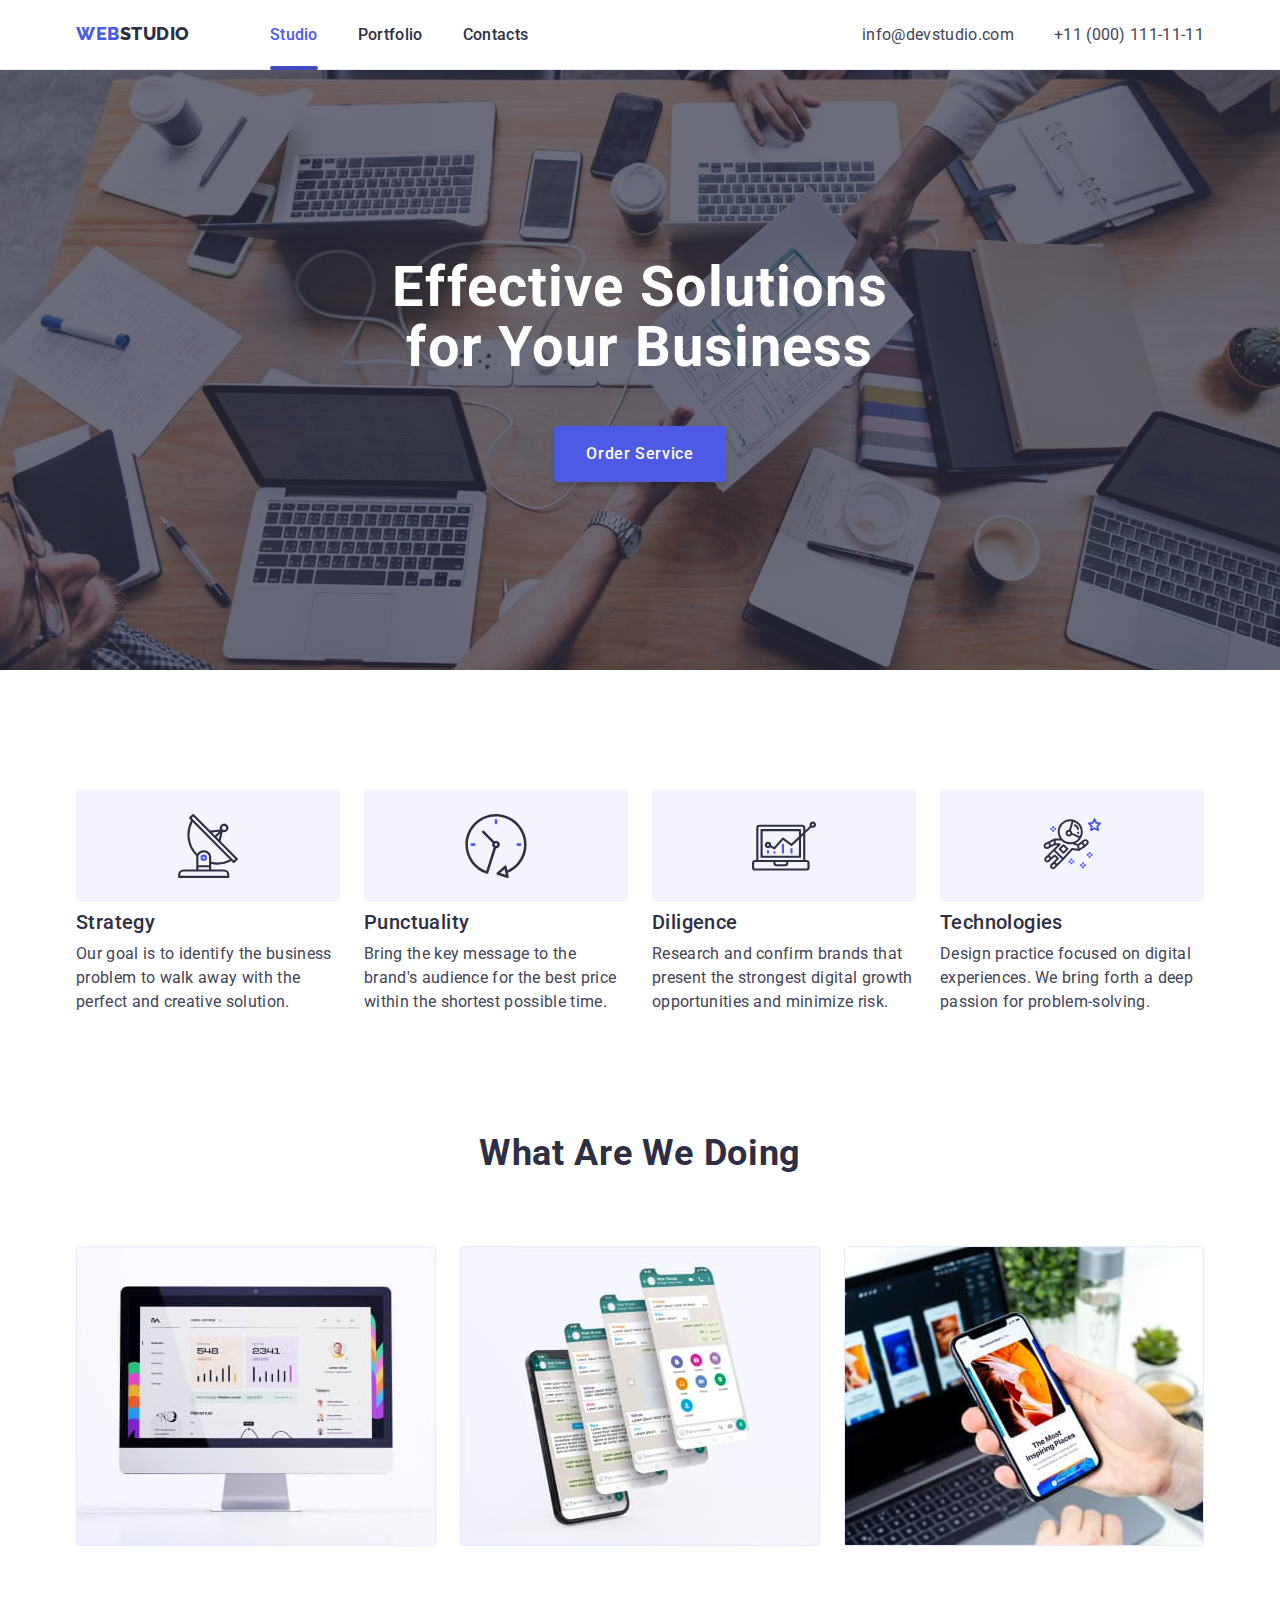
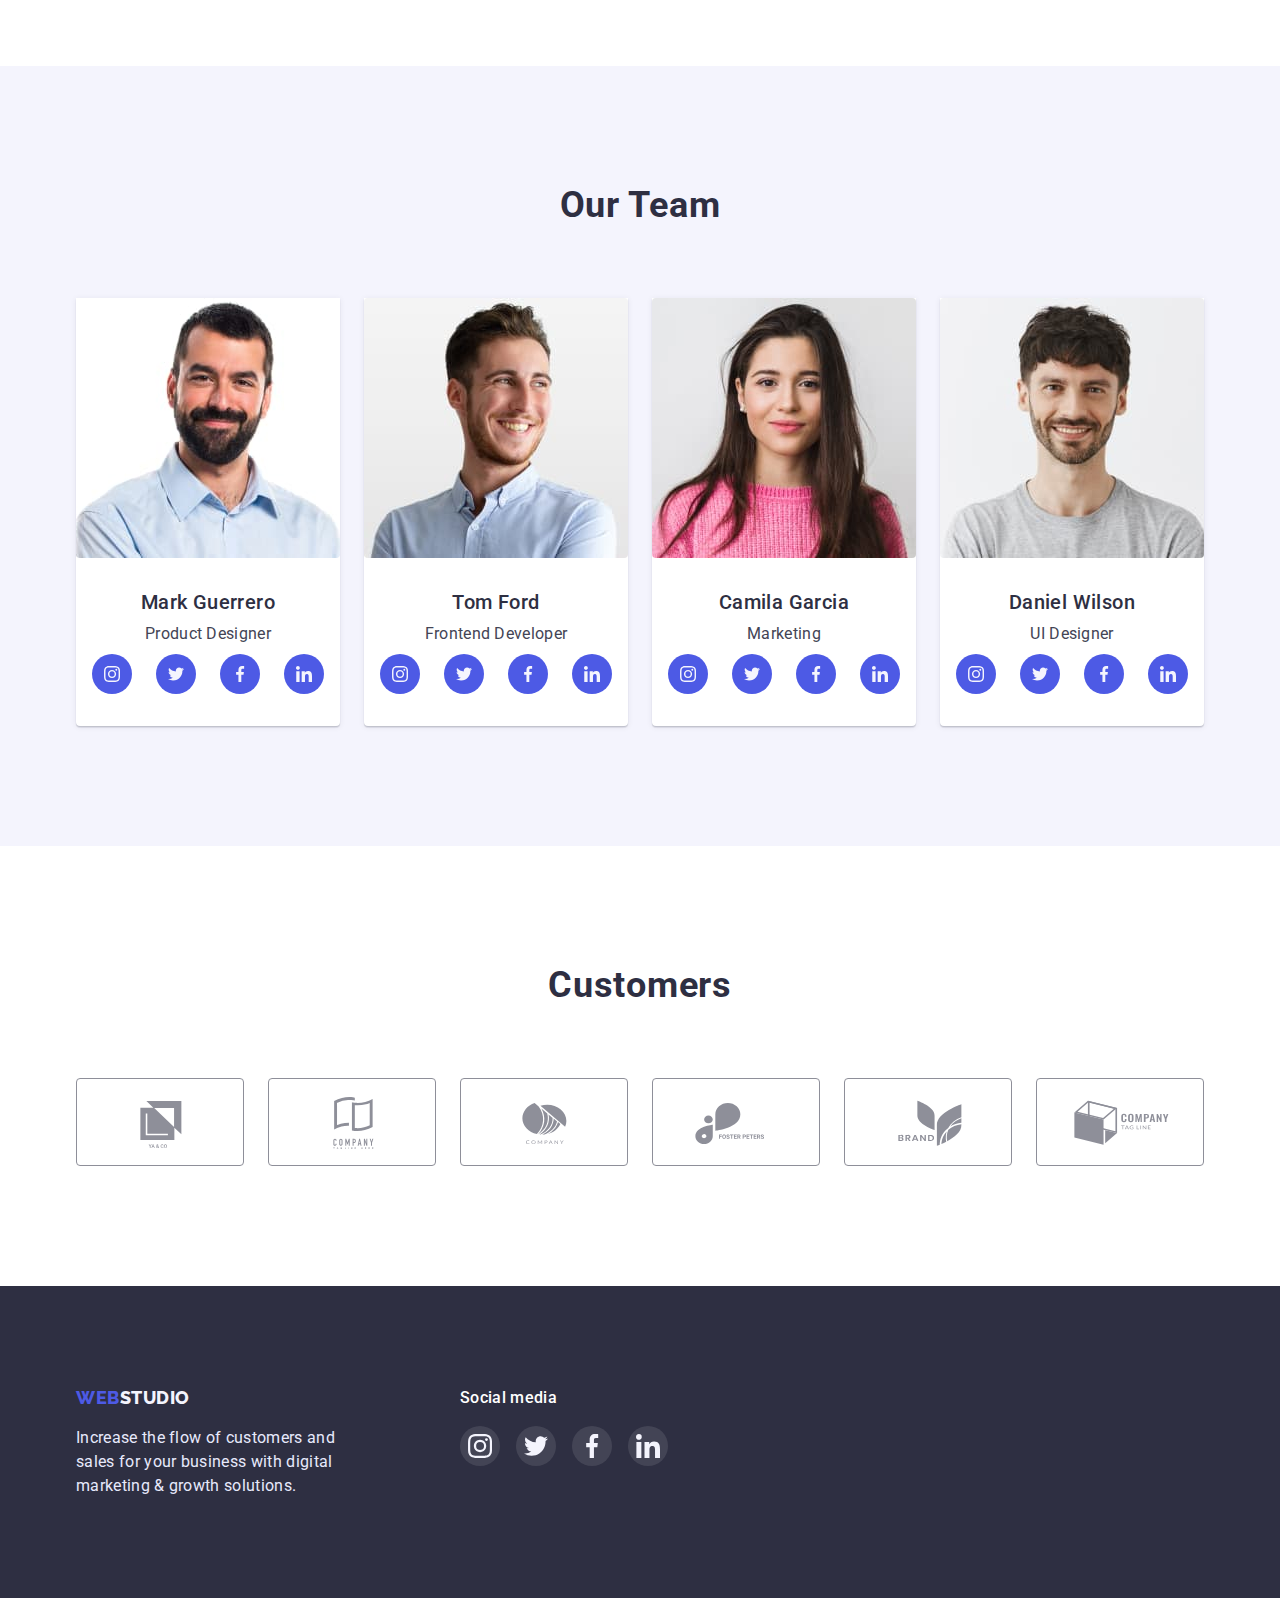
<file: index.html>
<!DOCTYPE html>
<html lang="en">
  <head>
    <meta charset="UTF-8" />
    <meta http-equiv="X-UA-Compatible" content="IE=edge" />
    <meta name="viewport" content="width=device-width, initial-scale=1.0" />
    <meta name="description" content="HomeWork Page" />
    <meta name="keywords" content="homework, Figma, GitHub" />
    <meta name="author" content="Dmytro Frolin" />
    <link rel="preconnect" href="https://fonts.googleapis.com" />
    <link rel="preconnect" href="https://fonts.gstatic.com" crossorigin />
    <link
      href="https://fonts.googleapis.com/css2?family=Raleway:ital,wght@0,800;1,800&family=Roboto:ital,wght@0,400;0,500;0,700;0,900;1,400;1,500;1,700;1,900&display=swap"
      rel="stylesheet"
    />
    <link
      rel="stylesheet"
      href="https://cdnjs.cloudflare.com/ajax/libs/modern-normalize/1.0.0/modern-normalize.min.css"
    />
    <link rel="stylesheet" href="./css/styles.css" />
    <title>Home</title>
  </head>
  <body>
    <header class="header">
      <div class="container">
        <nav>
          <a class="header__logo" href="./index.html"
            ><span class="header__logo--iris">Web</span>Studio</a
          >
          <ul class="menu">
            <li class="menu__list">
              <a class="menu__list-text current" href="./index.html">Studio</a>
            </li>
            <li class="menu__list">
              <a class="menu__list-text" href="./portfolio.html">Portfolio</a>
            </li>
            <li class="menu__list">
              <a class="menu__list-text" href="#">Contacts</a>
            </li>
          </ul>
        </nav>
        <address class="addres">
          <ul class="address__list">
            <li class="address__link">
              <a class="address__link-text" href="mailto:info@devstudio.com">info@devstudio.com</a>
            </li>
            <li class="address__link">
              <a class="address__link-text" href="tel:+110001111111">+11 (000) 111-11-11</a>
            </li>
          </ul>
        </address>
      </div>
    </header>
    <main>
      <section class="main-section">
        <div class="container">
          <h1 class="main-section__title">Effective Solutions for Your Business</h1>
          <button class="main-section__button" type="button" data-modal-open>Order Service</button>
          <div class="backdrop is-hidden" data-modal>
            <div class="modal">
              <button class="modal__button" data-modal-close></button>
            </div>
          </div>
        </div>
      </section>
      <section class="section">
        <div class="container">
          <h2 class="visually-hidden">Features</h2>
          <ul class="features">
            <li class="features__item">
              <div class="features__wrapper">
                <svg class="features__icon" width="64" height="64">
                  <use href="./images/icons.svg#antenna"></use>
                </svg>
              </div>
              <h3 class="features__title">Strategy</h3>
              <p class="features__text">
                Our goal is to identify the business problem to walk away with the perfect and
                creative solution.
              </p>
            </li>
            <li class="features__item">
              <div class="features__wrapper">
                <svg class="features__icon" width="64" height="64">
                  <use href="./images/icons.svg#clock"></use>
                </svg>
              </div>
              <h3 class="features__title">Punctuality</h3>
              <p class="features__text">
                Bring the key message to the brand's audience for the best price within the shortest
                possible time.
              </p>
            </li>
            <li class="features__item">
              <div class="features__wrapper">
                <svg class="features__icon" width="64" height="64">
                  <use href="./images/icons.svg#diagram"></use>
                </svg>
              </div>
              <h3 class="features__title">Diligence</h3>
              <p class="features__text">
                Research and confirm brands that present the strongest digital growth opportunities
                and minimize risk.
              </p>
            </li>
            <li class="features__item">
              <div class="features__wrapper">
                <svg class="features__icon" width="64" height="64">
                  <use href="./images/icons.svg#astronaut"></use>
                </svg>
              </div>
              <h3 class="features__title">Technologies</h3>
              <p class="features__text">
                Design practice focused on digital experiences. We bring forth a deep passion for
                problem-solving.
              </p>
            </li>
          </ul>
        </div>
      </section>
      <section class="our-work section">
        <div class="container">
          <h2 class="our-work__title">What are we doing</h2>
          <ul class="our-work__list">
            <li class="our-work__item">
              <img
                src="./images/desktop.jpg"
                alt="Desktop version photo"
                class="our-work__image"
                width="360"
              />
            </li>
            <li class="our-work__item">
              <img
                src="./images/mobile.jpg"
                alt="Mobile version photo"
                class="our-work__image"
                width="360"
              />
            </li>
            <li class="our-work__item">
              <img
                src="./images/both.jpg"
                alt="Desktop and Mobile version photo"
                class="our-work__image"
                width="360"
              />
            </li>
          </ul>
        </div>
      </section>
      <section class="our-team section">
        <div class="container">
          <h2 class="our-team__title">Our team</h2>
          <ul class="our-team__list">
            <li class="our-team__item">
              <img
                src="./images/markguerrero.jpg"
                alt="Product Designer photo"
                class="our-team__image"
                width="264"
              />
              <div class="our-team__wrapper">
                <h3 class="our-team__subtitle">Mark Guerrero</h3>
                <p class="our-team__text">Product Designer</p>
                <ul class="logo__list">
                  <li class="logo__item">
                    <a class="logo__link" href="#">
                      <svg class="logo__icon" width="16" height="16">
                        <use href="./images/icons.svg#instagram"></use>
                      </svg>
                    </a>
                  </li>
                  <li class="logo__item">
                    <a class="logo__link" href="#">
                      <svg class="logo__icon" width="16" height="16">
                        <use href="./images/icons.svg#twitter"></use>
                      </svg>
                    </a>
                  </li>
                  <li class="logo__item">
                    <a class="logo__link" href="#">
                      <svg class="logo__icon" width="16" height="16">
                        <use href="./images/icons.svg#facebook"></use>
                      </svg>
                    </a>
                  </li>
                  <li class="logo__item">
                    <a class="logo__link" href="#">
                      <svg class="logo__icon" width="16" height="16">
                        <use href="./images/icons.svg#linkedin"></use>
                      </svg>
                    </a>
                  </li>
                </ul>
              </div>
            </li>
            <li class="our-team__item">
              <img
                src="./images/tomford.jpg"
                alt="Frontend Developer photo"
                class="our-team__image"
                width="264"
              />
              <div class="our-team__wrapper">
                <h3 class="our-team__subtitle">Tom Ford</h3>
                <p class="our-team__text">Frontend Developer</p>
                <ul class="logo__list">
                  <li class="logo__item">
                    <a class="logo__link" href="#">
                      <svg class="logo__icon" width="16" height="16">
                        <use href="./images/icons.svg#instagram"></use>
                      </svg>
                    </a>
                  </li>
                  <li class="logo__item">
                    <a class="logo__link" href="#">
                      <svg class="logo__icon" width="16" height="16">
                        <use href="./images/icons.svg#twitter"></use>
                      </svg>
                    </a>
                  </li>
                  <li class="logo__item">
                    <a class="logo__link" href="#">
                      <svg class="logo__icon" width="16" height="16">
                        <use href="./images/icons.svg#facebook"></use>
                      </svg>
                    </a>
                  </li>
                  <li class="logo__item">
                    <a class="logo__link" href="#">
                      <svg class="logo__icon" width="16" height="16">
                        <use href="./images/icons.svg#linkedin"></use>
                      </svg>
                    </a>
                  </li>
                </ul>
              </div>
            </li>
            <li class="our-team__item">
              <img
                src="./images/camilagarcia.jpg"
                alt="Marketing employee photo"
                class="our-team__image"
                width="264"
              />
              <div class="our-team__wrapper">
                <h3 class="our-team__subtitle">Camila Garcia</h3>
                <p class="our-team__text">Marketing</p>
                <ul class="logo__list">
                  <li class="logo__item">
                    <a class="logo__link" href="#">
                      <svg class="logo__icon" width="16" height="16">
                        <use href="./images/icons.svg#instagram"></use>
                      </svg>
                    </a>
                  </li>
                  <li class="logo__item">
                    <a class="logo__link" href="#">
                      <svg class="logo__icon" width="16" height="16">
                        <use href="./images/icons.svg#twitter"></use>
                      </svg>
                    </a>
                  </li>
                  <li class="logo__item">
                    <a class="logo__link" href="#">
                      <svg class="logo__icon" width="16" height="16">
                        <use href="./images/icons.svg#facebook"></use>
                      </svg>
                    </a>
                  </li>
                  <li class="logo__item">
                    <a class="logo__link" href="#">
                      <svg class="logo__icon" width="16" height="16">
                        <use href="./images/icons.svg#linkedin"></use>
                      </svg>
                    </a>
                  </li>
                </ul>
              </div>
            </li>
            <li class="our-team__item">
              <img
                src="./images/danielwilson.jpg"
                alt="UI Designer photo"
                class="our-team__image"
                width="264"
              />
              <div class="our-team__wrapper">
                <h3 class="our-team__subtitle">Daniel Wilson</h3>
                <p class="our-team__text">UI Designer</p>
                <ul class="logo__list">
                  <li class="logo__item">
                    <a class="logo__link" href="#">
                      <svg class="logo__icon" width="16" height="16">
                        <use href="./images/icons.svg#instagram"></use>
                      </svg>
                    </a>
                  </li>
                  <li class="logo__item">
                    <a class="logo__link" href="#">
                      <svg class="logo__icon" width="16" height="16">
                        <use href="./images/icons.svg#twitter"></use>
                      </svg>
                    </a>
                  </li>
                  <li class="logo__item">
                    <a class="logo__link" href="#">
                      <svg class="logo__icon" width="16" height="16">
                        <use href="./images/icons.svg#facebook"></use>
                      </svg>
                    </a>
                  </li>
                  <li class="logo__item">
                    <a class="logo__link" href="#">
                      <svg class="logo__icon" width="16" height="16">
                        <use href="./images/icons.svg#linkedin"></use>
                      </svg>
                    </a>
                  </li>
                </ul>
              </div>
            </li>
          </ul>
        </div>
      </section>
      <section class="section customers">
        <div class="container">
          <h2 class="customers__title">customers</h2>
          <ul class="customers__list">
            <li class="customers__item">
              <a class="customers__link" href="#">
                <svg class="customer__icon" width="104" height="56">
                  <use href="./images/icons.svg#logo-1"></use>
                </svg>
              </a>
            </li>
            <li class="customers__item">
              <a class="customers__link" href="#">
                <svg class="customer__icon" width="104" height="56">
                  <use href="./images/icons.svg#logo-2"></use>
                </svg>
              </a>
            </li>
            <li class="customers__item">
              <a class="customers__link" href="#">
                <svg class="customer__icon" width="104" height="56">
                  <use href="./images/icons.svg#logo-3"></use>
                </svg>
              </a>
            </li>
            <li class="customers__item">
              <a class="customers__link" href="#">
                <svg class="customer__icon" width="104" height="56">
                  <use href="./images/icons.svg#logo-4"></use>
                </svg>
              </a>
            </li>
            <li class="customers__item">
              <a class="customers__link" href="#">
                <svg class="customer__icon" width="104" height="56">
                  <use href="./images/icons.svg#logo-5"></use>
                </svg>
              </a>
            </li>
            <li class="customers__item">
              <a class="customers__link" href="#">
                <svg class="customer__icon" width="104" height="56">
                  <use href="./images/icons.svg#logo-6"></use>
                </svg>
              </a>
            </li>
          </ul>
        </div>
      </section>
    </main>
    <footer class="footer">
      <div class="container">
        <div class="wrapper--first">
          <a class="footer__logo" href="./index.html">
            <span class="footer__logo--iris">Web</span>Studio
          </a>
          <p class="footer__text">
            Increase the flow of customers and sales for your business with digital marketing &
            growth solutions.
          </p>
        </div>
        <div class="wrapper--second">
          <p class="footer-icon__text">Social media</p>
          <ul class="footer-icon__list">
            <li class="footer-icon__item">
              <a class="footer-icon__link" href="#">
                <svg class="footer-icon__icon" width="24" height="24">
                  <use href="./images/icons.svg#instagram-2"></use>
                </svg>
              </a>
            </li>
            <li class="footer-icon__item">
              <a class="footer-icon__link" href="#">
                <svg class="footer-icon__icon" width="24" height="24">
                  <use href="./images/icons.svg#twitter-2"></use>
                </svg>
              </a>
            </li>
            <li class="footer-icon__item">
              <a class="footer-icon__link" href="#">
                <svg class="footer-icon__icon" width="24" height="24">
                  <use href="./images/icons.svg#facebook-2"></use>
                </svg>
              </a>
            </li>
            <li class="footer-icon__item">
              <a class="footer-icon__link" href="#">
                <svg class="footer-icon__icon" width="24" height="24">
                  <use href="./images/icons.svg#linkedin-2"></use>
                </svg>
              </a>
            </li>
          </ul>
        </div>
      </div>
    </footer>
    <script src="./js/modal.js"></script>
  </body>
</html>
</file>
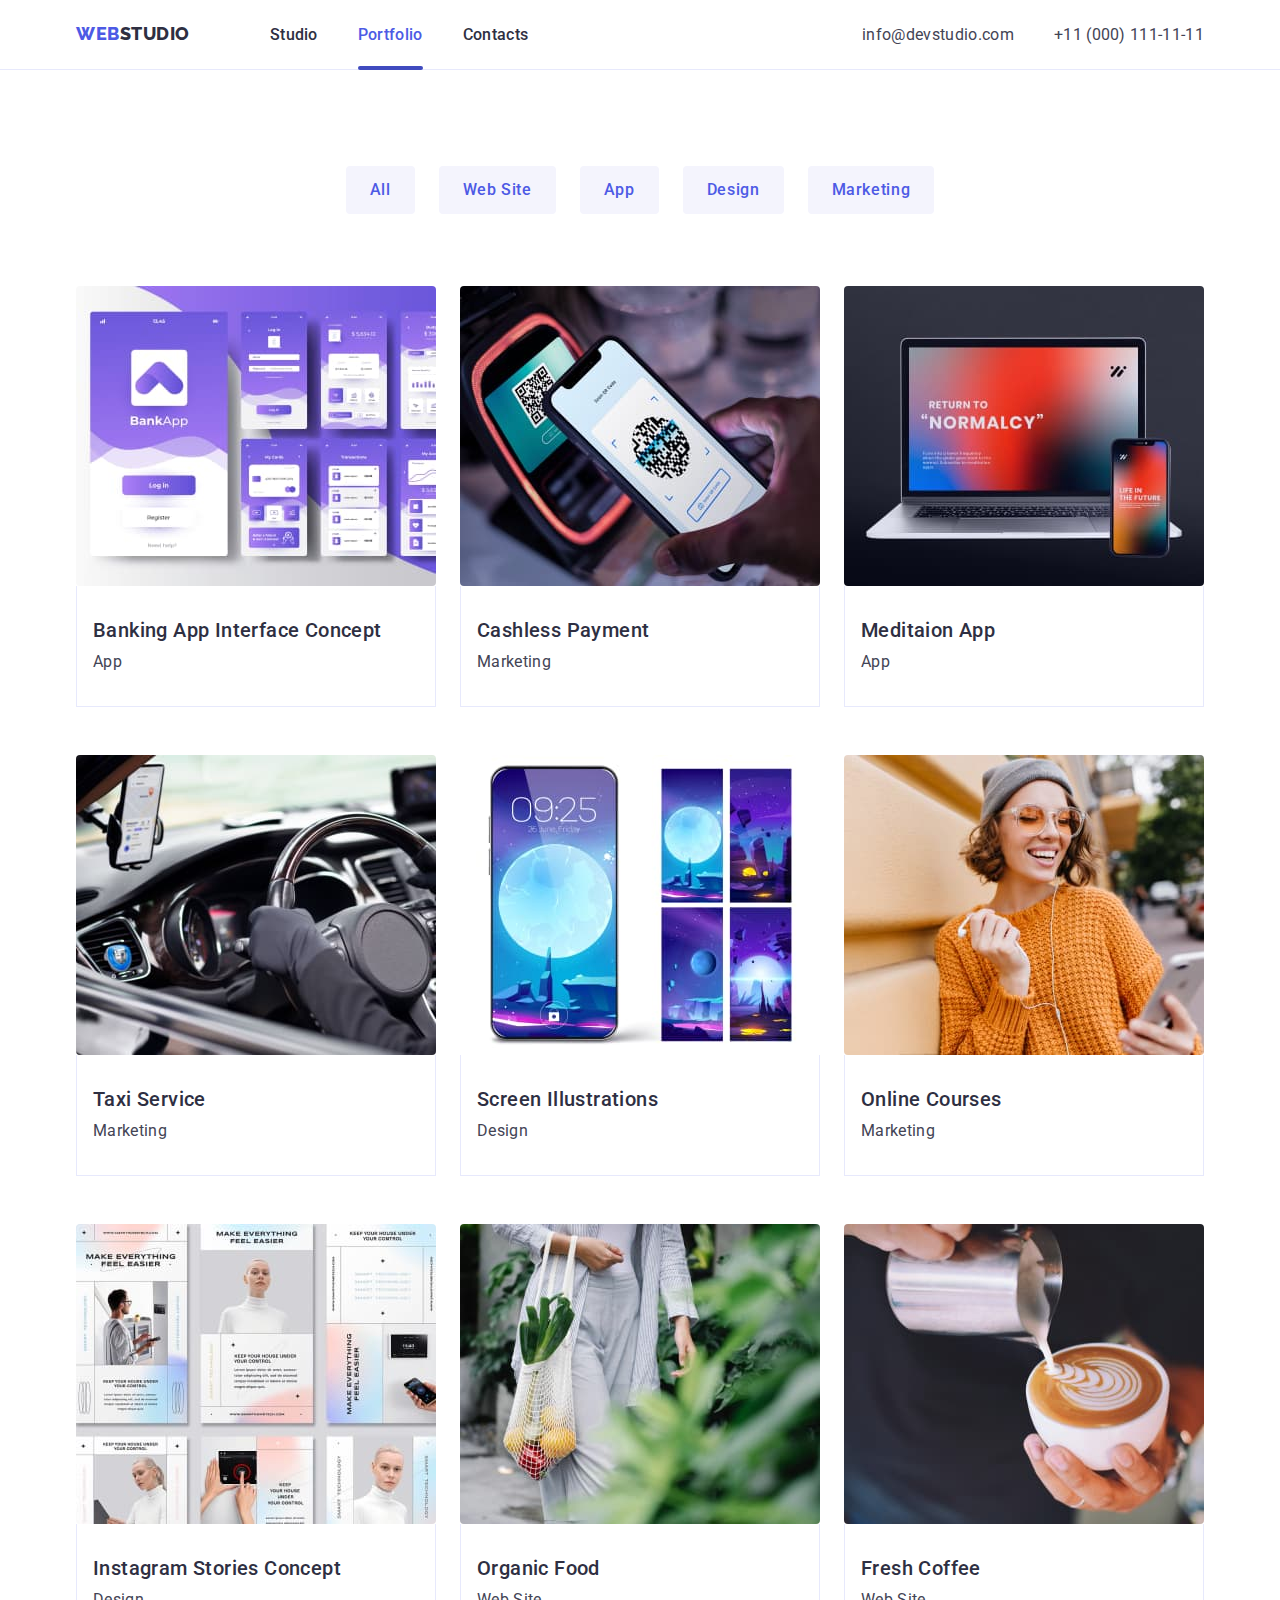
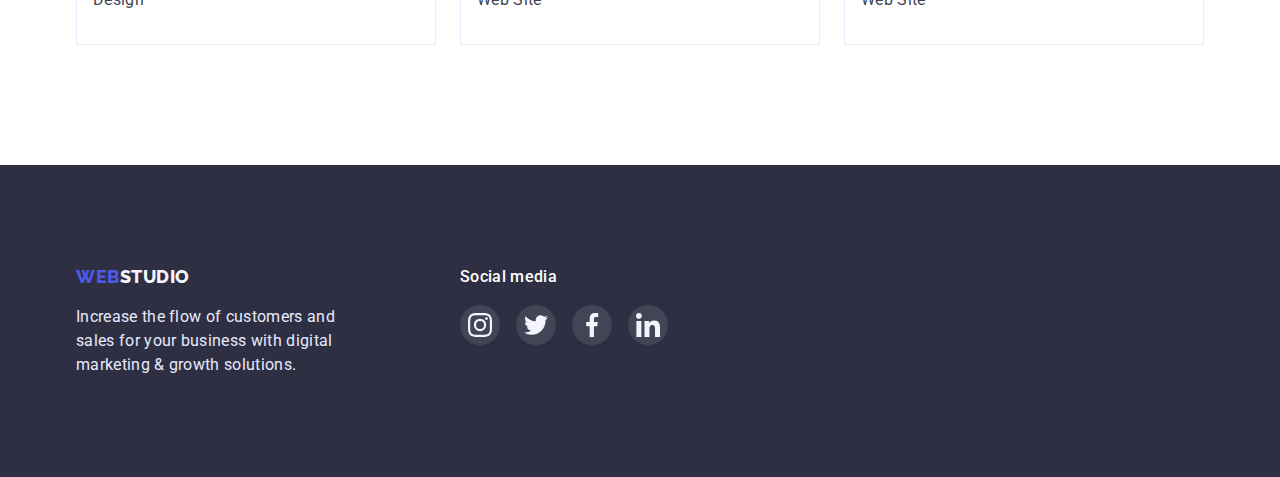
<file: portfolio.html>
<!DOCTYPE html>
<html lang="en">
  <head>
    <meta charset="UTF-8" />
    <meta http-equiv="X-UA-Compatible" content="IE=edge" />
    <meta name="viewport" content="width=device-width, initial-scale=1.0" />
    <meta name="description" content="HomeWork Page" />
    <meta name="keywords" content="homework, Figma, GitHub" />
    <meta name="author" content="Dmytro Frolin" />
    <link rel="preconnect" href="https://fonts.googleapis.com" />
    <link rel="preconnect" href="https://fonts.gstatic.com" crossorigin />
    <link
      href="https://fonts.googleapis.com/css2?family=Raleway:ital,wght@0,800;1,800&family=Roboto:ital,wght@0,400;0,500;0,700;0,900;1,400;1,500;1,700;1,900&display=swap"
      rel="stylesheet"
    />
    <link
      rel="stylesheet"
      href="https://cdnjs.cloudflare.com/ajax/libs/modern-normalize/1.0.0/modern-normalize.min.css"
    />
    <link rel="stylesheet" href="./css/styles.css" />
    <title>Portfolio</title>
  </head>
  <body>
    <header class="header">
      <div class="container">
        <nav>
          <a class="header__logo" href="./index.html"
            ><span class="header__logo--iris">Web</span>Studio</a
          >
          <ul class="menu">
            <li class="menu__list">
              <a class="menu__list-text" href="./index.html">Studio</a>
            </li>
            <li class="menu__list">
              <a class="menu__list-text current" href="./portfolio.html">Portfolio</a>
            </li>
            <li class="menu__list">
              <a class="menu__list-text" href="#">Contacts</a>
            </li>
          </ul>
        </nav>
        <address class="addres">
          <ul class="address__list">
            <li class="address__link">
              <a class="address__link-text" href="mailto:info@devstudio.com">info@devstudio.com</a>
            </li>
            <li class="address__link">
              <a class="address__link-text" href="tel:+110001111111">+11 (000) 111-11-11</a>
            </li>
          </ul>
        </address>
      </div>
    </header>
    <main>
      <section class="portfolio">
        <div class="container">
          <h1 class="visually-hidden">Portfolio</h1>
          <ul class="filter">
            <li>
              <button class="filter__button" type="button">All</button>
            </li>
            <li>
              <button class="filter__button" type="button">Web Site</button>
            </li>
            <li>
              <button class="filter__button" type="button">App</button>
            </li>
            <li>
              <button class="filter__button" type="button">Design</button>
            </li>
            <li>
              <button class="filter__button" type="button">Marketing</button>
            </li>
          </ul>
          <ul class="portfolio__list">
            <li class="portfolio__item">
              <a class="portfolio__link" href="#">
                <div class="thumb">
                  <img
                    class="portfolio__image"
                    src="./images/bankingapp.jpg"
                    alt="Banking app"
                    width="360"
                  />
                  <div class="thumb__overlay">
                    <p class="thumb__text">
                      14 Stylish and User-Friendly App Design Concepts · Task Manager App · Calorie
                      Tracker App · Exotic Fruit Ecommerce App · Cloud Storage App
                    </p>
                  </div>
                </div>
                <div class="portfolio__wrapper">
                  <h2 class="portfolio__subtitle">Banking App Interface Concept</h2>
                  <p class="portfolio__text">App</p>
                </div>
              </a>
            </li>
            <li class="portfolio__item">
              <a class="portfolio__link" href="#">
                <div class="thumb">
                  <img
                    class="portfolio__image"
                    src="./images/cashlesspayment.jpg"
                    alt="Cashless payment"
                    width="360"
                  />
                  <div class="thumb__overlay">
                    <p class="thumb__text">
                      14 Stylish and User-Friendly App Design Concepts · Task Manager App · Calorie
                      Tracker App · Exotic Fruit Ecommerce App · Cloud Storage App
                    </p>
                  </div>
                </div>
                <div class="portfolio__wrapper">
                  <h2 class="portfolio__subtitle">Cashless Payment</h2>
                  <p class="portfolio__text">Marketing</p>
                </div>
              </a>
            </li>
            <li class="portfolio__item">
              <a class="portfolio__link" href="#">
                <div class="thumb">
                  <img
                    class="portfolio__image"
                    src="./images/mediationapp.jpg"
                    alt="Mediation app"
                    width="360"
                  />
                  <div class="thumb__overlay">
                    <p class="thumb__text">
                      14 Stylish and User-Friendly App Design Concepts · Task Manager App · Calorie
                      Tracker App · Exotic Fruit Ecommerce App · Cloud Storage App
                    </p>
                  </div>
                </div>
                <div class="portfolio__wrapper">
                  <h2 class="portfolio__subtitle">Meditaion App</h2>
                  <p class="portfolio__text">App</p>
                </div>
              </a>
            </li>
            <li class="portfolio__item">
              <a class="portfolio__link" href="#">
                <div class="thumb">
                  <img
                    class="portfolio__image"
                    src="./images/taxiservice.jpg"
                    alt="Taxi service"
                    width="360"
                  />
                  <div class="thumb__overlay">
                    <p class="thumb__text">
                      14 Stylish and User-Friendly App Design Concepts · Task Manager App · Calorie
                      Tracker App · Exotic Fruit Ecommerce App · Cloud Storage App
                    </p>
                  </div>
                </div>
                <div class="portfolio__wrapper">
                  <h2 class="portfolio__subtitle">Taxi Service</h2>
                  <p class="portfolio__text">Marketing</p>
                </div>
              </a>
            </li>
            <li class="portfolio__item">
              <a class="portfolio__link" href="#">
                <div class="thumb">
                  <img
                    class="portfolio__image"
                    src="./images/screenillustrations.jpg"
                    alt="Screen Illustrations"
                    width="360"
                  />
                  <div class="thumb__overlay">
                    <p class="thumb__text">
                      14 Stylish and User-Friendly App Design Concepts · Task Manager App · Calorie
                      Tracker App · Exotic Fruit Ecommerce App · Cloud Storage App
                    </p>
                  </div>
                </div>
                <div class="portfolio__wrapper">
                  <h2 class="portfolio__subtitle">Screen Illustrations</h2>
                  <p class="portfolio__text">Design</p>
                </div>
              </a>
            </li>
            <li class="portfolio__item">
              <a class="portfolio__link" href="#">
                <div class="thumb">
                  <img
                    class="portfolio__image"
                    src="./images/onlinecourses.jpg"
                    alt="Online courses"
                    width="360"
                  />
                  <div class="thumb__overlay">
                    <p class="thumb__text">
                      14 Stylish and User-Friendly App Design Concepts · Task Manager App · Calorie
                      Tracker App · Exotic Fruit Ecommerce App · Cloud Storage App
                    </p>
                  </div>
                </div>
                <div class="portfolio__wrapper">
                  <h2 class="portfolio__subtitle">Online Courses</h2>
                  <p class="portfolio__text">Marketing</p>
                </div>
              </a>
            </li>
            <li class="portfolio__item">
              <a class="portfolio__link" href="#">
                <div class="thumb">
                  <img
                    class="portfolio__image"
                    src="./images/instagramstories.jpg"
                    alt="Instagram stories concept"
                    width="360"
                  />
                  <div class="thumb__overlay">
                    <p class="thumb__text">
                      14 Stylish and User-Friendly App Design Concepts · Task Manager App · Calorie
                      Tracker App · Exotic Fruit Ecommerce App · Cloud Storage App
                    </p>
                  </div>
                </div>
                <div class="portfolio__wrapper">
                  <h2 class="portfolio__subtitle">Instagram Stories Concept</h2>
                  <p class="portfolio__text">Design</p>
                </div>
              </a>
            </li>
            <li class="portfolio__item">
              <a class="portfolio__link" href="#">
                <div class="thumb">
                  <img
                    class="portfolio__image"
                    src="./images/organicfood.jpg"
                    alt="Organic food"
                    width="360"
                  />
                  <div class="thumb__overlay">
                    <p class="thumb__text">
                      14 Stylish and User-Friendly App Design Concepts · Task Manager App · Calorie
                      Tracker App · Exotic Fruit Ecommerce App · Cloud Storage App
                    </p>
                  </div>
                </div>
                <div class="portfolio__wrapper">
                  <h2 class="portfolio__subtitle">Organic Food</h2>
                  <p class="portfolio__text">Web Site</p>
                </div>
              </a>
            </li>
            <li class="portfolio__item">
              <a class="portfolio__link" href="#">
                <div class="thumb">
                  <img
                    class="portfolio__image"
                    src="./images/freshcoffee.jpg"
                    alt="Fresh coffee"
                    width="360"
                  />
                  <div class="thumb__overlay">
                    <p class="thumb__text">
                      14 Stylish and User-Friendly App Design Concepts · Task Manager App · Calorie
                      Tracker App · Exotic Fruit Ecommerce App · Cloud Storage App
                    </p>
                  </div>
                </div>
                <div class="portfolio__wrapper">
                  <h2 class="portfolio__subtitle">Fresh Coffee</h2>
                  <p class="portfolio__text">Web Site</p>
                </div>
              </a>
            </li>
          </ul>
        </div>
      </section>
    </main>
    <footer class="footer">
      <div class="container">
        <div class="wrapper--first">
          <a class="footer__logo" href="./index.html">
            <span class="footer__logo--iris">Web</span>Studio
          </a>
          <p class="footer__text">
            Increase the flow of customers and sales for your business with digital marketing &
            growth solutions.
          </p>
        </div>
        <div class="wrapper--second">
          <p class="footer-icon__text">Social media</p>
          <ul class="footer-icon__list">
            <li class="footer-icon__item">
              <a class="footer-icon__link" href="#">
                <svg class="footer-icon__icon" width="24" height="24">
                  <use href="./images/icons.svg#instagram-2"></use>
                </svg>
              </a>
            </li>
            <li class="footer-icon__item">
              <a class="footer-icon__link" href="#">
                <svg class="footer-icon__icon" width="24" height="24">
                  <use href="./images/icons.svg#twitter-2"></use>
                </svg>
              </a>
            </li>
            <li class="footer-icon__item">
              <a class="footer-icon__link" href="#">
                <svg class="footer-icon__icon" width="24" height="24">
                  <use href="./images/icons.svg#facebook-2"></use>
                </svg>
              </a>
            </li>
            <li class="footer-icon__item">
              <a class="footer-icon__link" href="#">
                <svg class="footer-icon__icon" width="24" height="24">
                  <use href="./images/icons.svg#linkedin-2"></use>
                </svg>
              </a>
            </li>
          </ul>
        </div>
      </div>
    </footer>
    <script src="./js/modal.js"></script>
  </body>
</html>
</file>
<file: css/styles.css>
:root {
  --color__iris: #4d5ae5;
  --color__ocean: #404bbf;
  --color__navy-blue: #2e2f42;
  --color__green: #31d0aa;
  --color__slate: #434455;
  --color__light-slate: #8e8f99;
  --color__cornflower: #e7e9fc;
  --color__cloud: #f4f4fd;
  --color__navy-blue-modal: #2e2f42;
  --color__grey: #2e2f42;
  --color__white: #ffffff;
  --font__primary: 'Roboto';
  --font__secondary: 'Raleway';
  --cubic-bezier: cubic-bezier(0.4, 0, 0.2, 1);
  --transition-duration: 250ms;
}

/* Reset */
h1,
h2,
h3,
h4,
h5,
h6,
p {
  margin: 0;
}
img {
  display: block;
  cursor: pointer;
  border: none;
  border-radius: 4px;
}
button {
  display: block;
  cursor: pointer;
  border: none;
  border-radius: 4px;
}
ul,
ol {
  list-style: none;
  margin: 0;
  padding-left: 0;
}
a {
  text-decoration: none;
}

body {
  font-family: var(--font__primary, 'Arial', sans-serif);
  color: var(--color__slate);
  background-color: var(--color__white);
  font-size: 16px;
}
.container {
  width: 100%;
  max-width: 1158px;
  padding-left: 15px;
  padding-right: 15px;
  margin: 0 auto;
}
.section {
  padding-top: 120px;
}

/* hidden elements class */
.visually-hidden {
  position: absolute;
  white-space: nowrap;
  width: 1px;
  height: 1px;
  overflow: hidden;
  border: 0;
  padding: 0;
  clip: rect(0 0 0 0);
  clip-path: inset(50%);
  margin: -1px;
}

/* Header */
.header {
  border-bottom: 1px solid var(--color__cornflower);
}
.header .container {
  display: flex;
  align-items: center;
}
.header__logo {
  margin-right: 76px;
  font-family: var(--font__secondary, 'Arial', sans-serif);
  font-weight: 800;
  font-size: 18px;
  line-height: 1.33;
  letter-spacing: 0.03em;
  text-transform: uppercase;
  color: var(--color__navy-blue);
}
.header__logo--iris {
  color: var(--color__iris);
}
.menu {
  display: inline-flex;
}
.menu__list {
  margin-right: 40px;
}
.menu__list:last-child {
  margin-right: 0;
}
.menu__list-text {
  display: inline-block;
  position: relative;
  padding-top: 24px;
  padding-bottom: 24px;
  font-weight: 500;
  line-height: 1.33;
  letter-spacing: 0.02em;
  color: var(--color__navy-blue);
  transition: color var(--transition-duration) var(--cubic-bezier);
}
.menu__list-text:hover,
.menu__list-text:focus {
  color: var(--color__ocean);
}
.current.menu__list-text::after {
  content: '';
  position: absolute;
  display: block;
  left: 0;
  bottom: -1px;
  width: 100%;
  height: 4px;
  border-radius: 2px;
  background-color: var(--color__ocean);
}
.current {
  color: var(--color__iris);
}
.addres {
  margin-left: auto;
}
.address__list {
  display: flex;
}
.address__link {
  margin-right: 40px;
}
.address__link:last-child {
  margin-right: 0;
}
.address__link-text {
  line-height: 1.5;
  letter-spacing: 0.02em;
  color: var(--color__slate);
  font-style: normal;
  transition: color var(--transition-duration) var(--cubic-bezier);
}
.address__link-text:hover,
.address__link-text:focus {
  color: var(--color__ocean);
}

/* Footer */
.footer {
  padding-top: 100px;
  padding-bottom: 100px;
  background-color: var(--color__navy-blue);
}
.footer .container {
  display: flex;
}
.wrapper--first {
  margin-right: 120px;
}
.footer__logo {
  display: block;
  margin-bottom: 16px;
  font-family: var(--font__secondary, 'Arial', sans-serif);
  font-weight: 800;
  font-size: 18px;
  line-height: 1.33;
  letter-spacing: 0.03em;
  text-transform: uppercase;
  color: var(--color__cloud);
}
.footer__logo--iris {
  color: var(--color__iris);
}
.footer__text {
  width: 264px;
  line-height: 1.5;
  letter-spacing: 0.02em;
  color: var(--color__cornflower);
}
.footer-icon__text {
  margin-bottom: 16px;
  font-weight: 500;
  font-size: 16px;
  line-height: 1.5;
  letter-spacing: 0.02em;
  color: var(--color__white);
}
.footer-icon__list {
  display: flex;
  gap: 16px;
}
.footer-icon__link {
  display: flex;
  justify-content: center;
  align-items: center;
  width: 40px;
  height: 40px;
  background-color: rgba(255, 255, 255, 0.1);
  border-radius: 50%;
  transition: background-color var(--transition-duration) var(--cubic-bezier);
}
.footer-icon__link:hover,
.footer-icon__link:focus {
  background-color: var(--color__green);
}

/* Main section */
.main-section {
  padding-top: 188px;
  padding-bottom: 188px;
  margin: 0 auto;
  background-image: linear-gradient(rgba(46, 47, 66, 0.7), rgba(46, 47, 66, 0.7)),
    url(../images/people.jpg);
  background-size: cover;
  background-repeat: no-repeat;
  max-width: 1440px;
  height: 600px;
  background-color: var(--color__navy-blue);
}
.main-section__title {
  width: 500px;
  margin: 0 auto 48px auto;
  font-weight: 700;
  font-size: 56px;
  line-height: 1.07;
  text-align: center;
  letter-spacing: 0.02em;
  color: var(--color__white);
}
.main-section__button {
  margin: 0 auto;
  background-color: var(--color__iris);
  box-shadow: 0px 4px 4px rgba(0, 0, 0, 0.15);
  border-color: transparent;
  font-weight: 500;
  line-height: 1.5;
  letter-spacing: 0.04em;
  color: var(--color__white);
  padding: 16px 32px;
  font-family: inherit;
  font-size: 16px;
  transition: background-color var(--transition-duration) var(--cubic-bezier),
    box-shadow var(--transition-duration) var(--cubic-bezier),
    color var(--transition-duration) var(--cubic-bezier);
}
.main-section__button:active,
.main-section__button:focus,
.main-section__button:hover {
  background-color: var(--color__ocean);
  box-shadow: 0px 3px 1px rgba(0, 0, 0, 0.1), 0px 2px 1px rgba(0, 0, 0, 0.08),
    0px 2px 2px rgba(0, 0, 0, 0.12);
  color: var(--color__white);
}
.main-section__button:active .is-hidden {
  opacity: 1;
}
.backdrop {
  position: fixed;
  top: 0;
  left: 0;
  width: 100%;
  height: 100%;
  background-color: rgba(46, 47, 66, 0.4);
  transition: opacity var(--transition-duration) var(--cubic-bezier),
    visibility var(--transition-duration) var(--cubic-bezier);
}
.backdrop.is-hidden {
  visibility: hidden;
  opacity: 0;
  pointer-events: none;
}
.backdrop.is-hidden .modal {
  transform: translate(-50%, -50%) scale(0.8);
}
.modal {
  position: absolute;
  top: 50%;
  left: 50%;
  min-width: 408px;
  min-height: 576px;
  padding: 24px;
  background-color: #fcfcfc;
  box-shadow: 0px 1px 1px rgba(0, 0, 0, 0.14), 0px 1px 3px rgba(0, 0, 0, 0.12),
    0px 2px 1px rgba(0, 0, 0, 0.2);
  border-radius: 4px;
  transform: translate(-50%, -50%) scale(1);
  transition: transform var(--transition-duration) var(--cubic-bezier);
}
.modal__button {
  display: flex;
  justify-content: center;
  align-items: center;
  position: relative;
  margin-left: auto;
  width: 24px;
  height: 24px;
  background-color: var(--color__cornflower);
  border: 1px solid rgba(0, 0, 0, 0.1);
  border-radius: 50%;
  transform: scale(1);
  transition: transform var(--transition-duration) var(--cubic-bezier),
    background-color var(--transition-duration) var(--cubic-bezier);
}
.modal__button::before {
  position: absolute;
  content: '';
  border-bottom: 1px solid #000000;
  width: 8px;
  transform: rotate(-45deg);
  transition: border-color var(--transition-duration) var(--cubic-bezier);
}
.modal__button::after {
  position: absolute;
  content: '';
  border-bottom: 1px solid #000000;
  width: 8px;
  height: 1px;
  transform: rotate(45deg);
  transition: border-color var(--transition-duration) var(--cubic-bezier);
}
.modal__button:hover,
.modal__button:focus {
  background-color: var(--color__ocean);
}
.modal__button:hover::before,
.modal__button:hover::after,
.modal__button:focus::before,
.modal__button:focus::after {
  border-color: var(--color__white);
}

/* Features section */
.features {
  display: flex;
  gap: 24px;
}
.features__wrapper {
  display: inline-flex;
  justify-content: center;
  align-items: center;
  width: 100%;
  height: 112px;
  margin-bottom: 8px;
  background-color: var(--color__cloud);
  border-radius: 4px;
}
.features__title {
  margin-bottom: 8px;
  font-weight: 500;
  font-size: 20px;
  line-height: 1.2;
  letter-spacing: 0.02em;
  color: var(--color__navy-blue);
}
.features__text {
  width: 264px; /*  otherwise, all blocks will be with different sizes, 
                    not per Figma */
  line-height: 1.5;
  letter-spacing: 0.02em;
  font-size: 16px;
}

/* What are we doing */
.our-work {
  padding-bottom: 120px;
}
.our-work__title {
  margin-bottom: 72px;
  font-weight: 700;
  font-size: 36px;
  line-height: 1.11;
  text-align: center;
  letter-spacing: 0.02em;
  text-transform: capitalize;
  color: var(--color__navy-blue);
}
.our-work__list {
  display: flex;
  justify-content: space-between;
}

/* Our team */
.our-team {
  padding-bottom: 120px;
  background-color: var(--color__cloud);
}
.our-team__title {
  margin-bottom: 72px;
  font-weight: 700;
  font-size: 36px;
  line-height: 1.11;
  text-align: center;
  letter-spacing: 0.02em;
  text-transform: capitalize;
  color: var(--color__navy-blue);
}
.our-team__list {
  display: flex;
  gap: 24px;
}
.our-team__item {
  background-color: var(--color__white);
  box-shadow: 0px 1px 6px rgba(46, 47, 66, 0.08), 0px 1px 1px rgba(46, 47, 66, 0.16),
    0px 2px 1px rgba(46, 47, 66, 0.08);
  border-radius: 0px 0px 4px 4px;
}
.our-team__subtitle {
  margin-bottom: 8px;
  font-weight: 500;
  font-size: 20px;
  line-height: 1.2;
  text-align: center;
  letter-spacing: 0.02em;
  color: var(--color__navy-blue);
}
.our-team__text {
  margin-bottom: 8px;
  line-height: 1.5;
  text-align: center;
  letter-spacing: 0.02em;
}
.our-team__wrapper {
  padding-top: 32px;
  padding-bottom: 32px;
}
.logo__list {
  display: flex;
  justify-content: center;
  gap: 24px;
}
.logo__link {
  display: flex;
  justify-content: center;
  align-items: center;
  width: 40px;
  height: 40px;
  background-color: var(--color__iris);
  border-radius: 50%;
  transition: background-color var(--transition-duration) var(--cubic-bezier);
}
.logo__link:hover,
.logo__link:focus {
  background-color: var(--color__ocean);
}

/* Customers */
.customers {
  padding-top: 120px;
  padding-bottom: 120px;
}
.customers__title {
  margin-bottom: 72px;
  font-weight: 700;
  font-size: 36px;
  line-height: 1.11;
  text-align: center;
  letter-spacing: 0.02em;
  text-transform: capitalize;
  color: var(--color__navy-blue);
}
.customers__list {
  display: flex;
  gap: 24px;
}
.customers__link {
  display: flex;
  justify-content: center;
  align-items: center;
  width: 168px;
  height: 88px;
  border: 1px solid currentColor;
  border-radius: 4px;
  color: var(--color__light-slate);
  transition: color var(--transition-duration) var(--cubic-bezier);
}
.customers__link:hover,
.customers__link:focus {
  color: var(--color__ocean);
}
.customer__icon {
  fill: currentColor;
}

/* Portfolio */
.portfolio {
  padding-top: 96px;
  padding-bottom: 120px;
}
.filter {
  display: flex;
  gap: 24px;
  margin-bottom: 72px;
  justify-content: center;
}
.filter__button {
  box-sizing: border-box;
  background-color: var(--color__cloud);
  font-weight: 500;
  line-height: 1.5;
  text-align: center;
  letter-spacing: 0.04em;
  color: var(--color__iris);
  padding: 12px 24px;
  font-family: inherit;
  font-size: 16px;
  transition: background-color var(--transition-duration) var(--cubic-bezier),
    color var(--transition-duration) var(--cubic-bezier),
    box-shadow var(--transition-duration) var(--cubic-bezier);
}
.filter__button:active,
.filter__button:focus,
.filter__button:hover {
  background-color: var(--color__ocean);
  box-shadow: 0px 3px 1px rgba(0, 0, 0, 0.1), 0px 2px 1px rgba(0, 0, 0, 0.08),
    0px 2px 2px rgba(0, 0, 0, 0.12);
  color: var(--color__white);
  border-color: transparent;
}
.portfolio__list {
  display: flex;
  flex-wrap: wrap;
  gap: 48px 24px;
}
.portfolio__item {
  width: 360px;
}
.portfolio__subtitle {
  margin-bottom: 8px;
  font-weight: 500;
  font-size: 20px;
  line-height: 1.2;
  letter-spacing: 0.02em;
  color: var(--color__navy-blue);
}
.portfolio__text {
  line-height: 1.5;
  letter-spacing: 0.02em;
  color: var(--color__slate);
}
.portfolio__wrapper {
  padding: 32px 16px;
  border-right: 1px solid var(--color__cornflower);
  border-bottom: 1px solid var(--color__cornflower);
  border-left: 1px solid var(--color__cornflower);
}
.portfolio__link {
  display: block;
  transition: box-shadow var(--transition-duration) var(--cubic-bezier);
}
.portfolio__link:hover,
.portfolio__link:focus {
  box-shadow: 0px 1px 6px rgba(46, 47, 66, 0.08), 0px 1px 1px rgba(46, 47, 66, 0.16),
    0px 2px 1px rgba(46, 47, 66, 0.08);
}
.thumb {
  position: relative;
  overflow: hidden;
}
.thumb__overlay {
  position: absolute;
  width: 100%;
  height: 100%;
  opacity: 1;
  background-color: var(--color__iris);
  padding: 40px 32px;
  transition: transform var(--transition-duration) var(--cubic-bezier);
}
.thumb__text {
  font-size: 16px;
  line-height: 1.5;
  letter-spacing: 0.02em;
  color: var(--color__cloud);
}
.portfolio__link:hover .thumb__overlay,
.portfolio__link:focus .thumb__overlay {
  transform: translateY(-100%);
}
</file>
